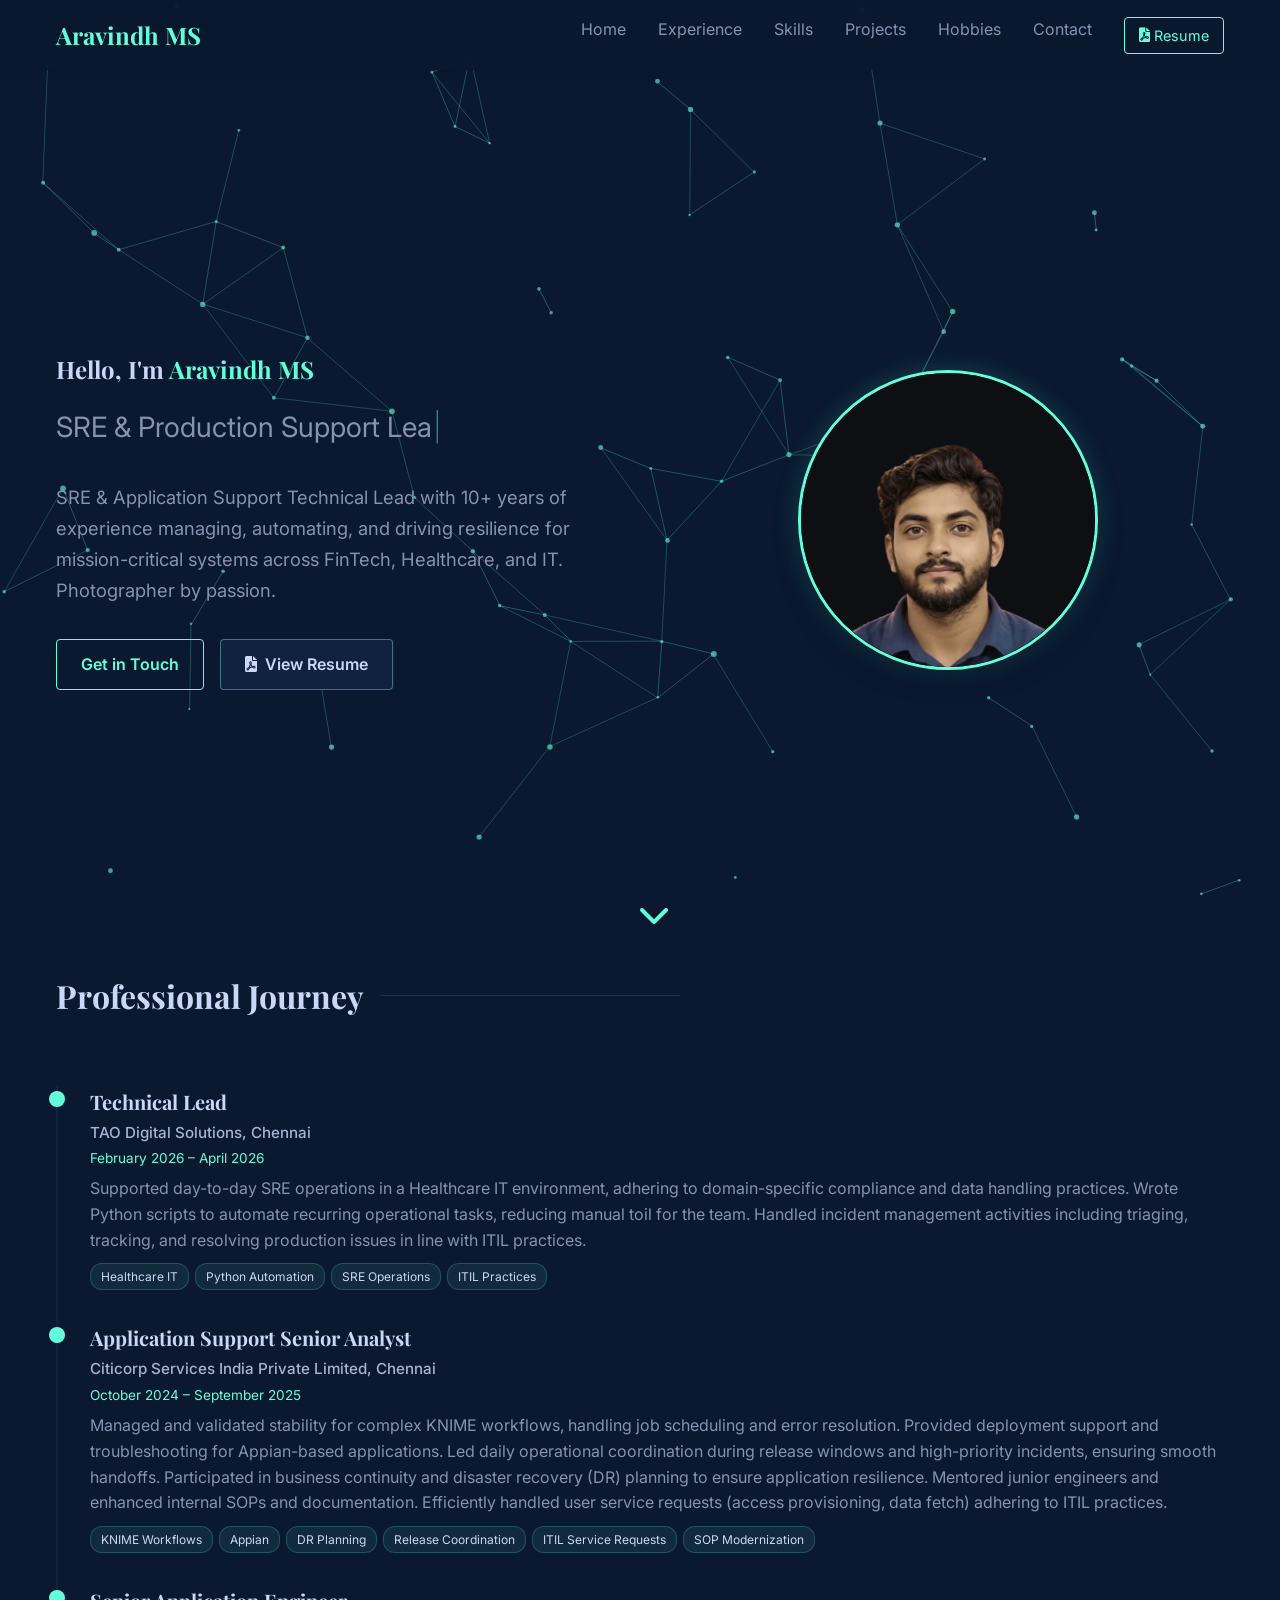
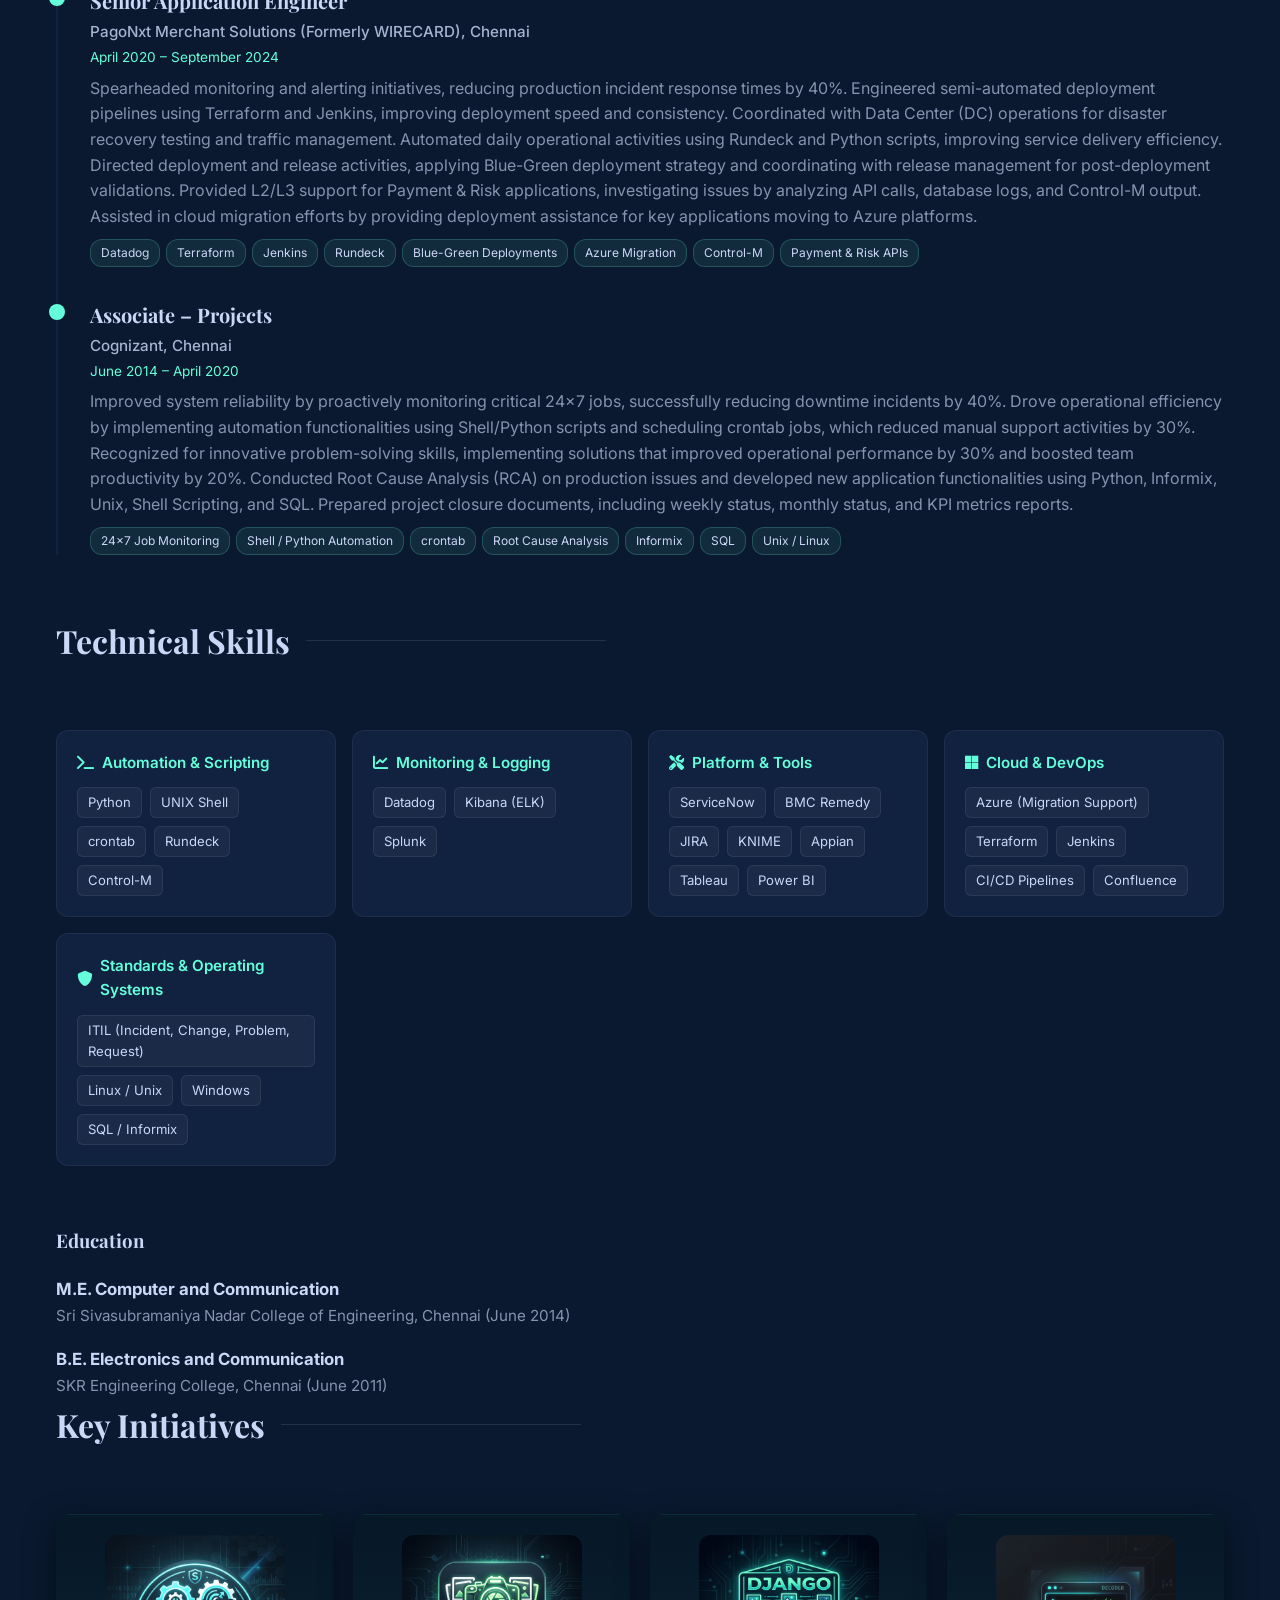
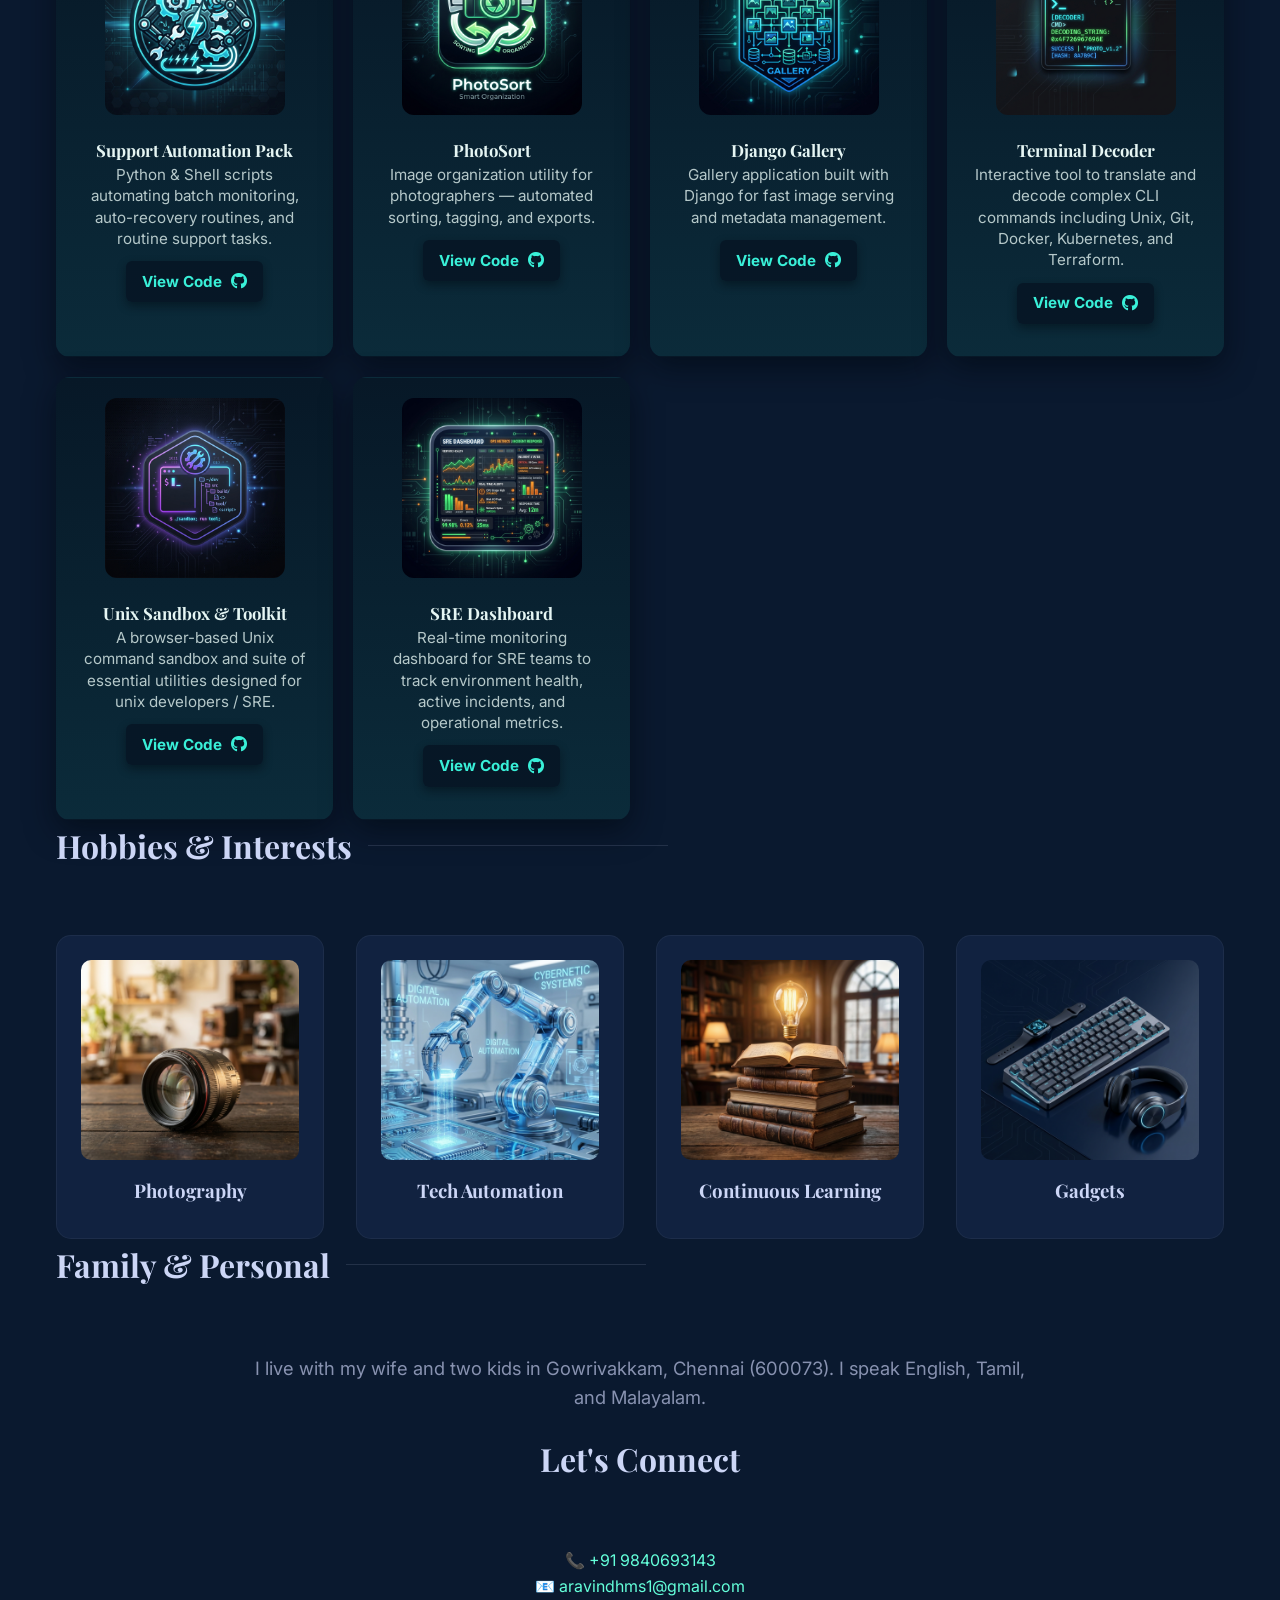
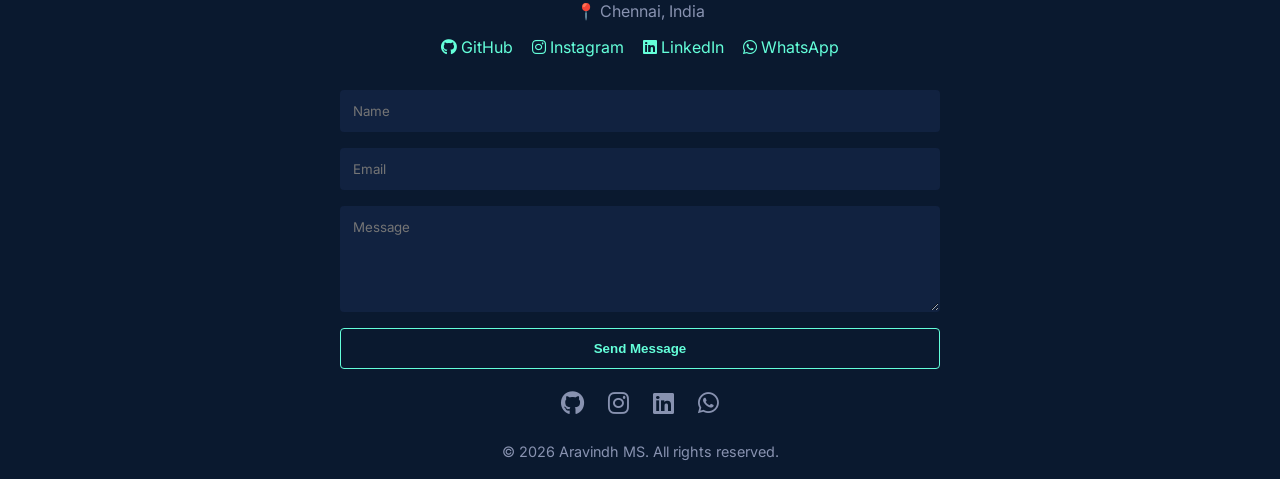
<file: index.html>
<!DOCTYPE html>
<html lang="en">

<head>
    <meta charset="UTF-8">
    <meta name="viewport" content="width=device-width, initial-scale=1.0">
    <title>Aravindh MS - SRE & Technical Lead</title>
    <meta name="description"
        content="Personal website of Aravindh MS, SRE & Technical Lead specializing in Python automation, high-availability production support, cloud reliability (Azure), and ITIL practices.">

    <meta property="og:title" content="Aravindh MS - SRE & Technical Lead">
    <meta property="og:description" content="Personal website showcasing my journey in SRE, Automation, Python, and Cloud Reliability.">
    <meta property="og:image" content="https://aravindhms.github.io/profile/assets/profile.png">
    <meta property="og:url" content="https://aravindhms.github.io/profile/">
    <meta property="og:type" content="website">
    <meta name="twitter:card" content="summary_large_image">

    <!-- Google Fonts -->
    <link rel="preconnect" href="https://fonts.googleapis.com">
    <link rel="preconnect" href="https://fonts.gstatic.com" crossorigin>
    <link
        href="https://fonts.googleapis.com/css2?family=Inter:wght@300;400;500;600;700&family=Playfair+Display:wght@700&display=swap"
        rel="stylesheet">

    <link rel="stylesheet" href="https://cdnjs.cloudflare.com/ajax/libs/font-awesome/6.0.0/css/all.min.css">
    <link rel="stylesheet" href="css/style.css">

    <link rel="icon" href="assets/profile.png" type="image/png">
</head>

<body>
    <canvas id="particles-canvas"></canvas>
    <header id="main-header">
        <nav class="container">
            <div class="logo">Aravindh MS</div>
            <ul class="nav-links">
                <li><a href="#hero">Home</a></li>
                <li><a href="#professional">Experience</a></li>
                <li><a href="#skills">Skills</a></li>
                <li><a href="#projects">Projects</a></li>
                <li><a href="#hobbies">Hobbies</a></li>
                <li><a href="#contact">Contact</a></li>
                <li>
                    <a href="assets/Aravindh_MS_Resume.pdf" target="_blank" rel="noopener" class="nav-resume-btn">
                        <i class="fas fa-file-pdf"></i> Resume
                    </a>
                </li>
            </ul>
            <button class="mobile-menu-btn" aria-label="Toggle menu">☰</button>
        </nav>
    </header>

    <main>
        <section id="hero">
            <div class="container hero-content">
                <div class="hero-grid">
                    <div class="hero-text">
                        <h1 class="animate-fade-up">Hello, I'm <span class="highlight">Aravindh MS</span></h1>
                        <p class="subtitle animate-fade-up delay-1"><span class="typing-text"></span></p>
                        <p class="bio animate-fade-up delay-2"
                            style="font-size: 1.15rem; margin-bottom: 2rem; color: var(--text-color); line-height: 1.7; max-width: 560px;">
                            SRE & Application Support Technical Lead with 10+ years of experience managing, automating, and driving resilience for mission-critical systems across FinTech, Healthcare, and IT. Photographer by passion.
                        </p>
                        <div class="hero-cta animate-fade-up delay-2" style="display: flex; gap: 1rem; align-items: center; flex-wrap: wrap;">
                            <a href="#contact" class="btn primary-btn">Get in Touch</a>
                            <a href="assets/Aravindh_MS_Resume.pdf" target="_blank" rel="noopener" class="btn secondary-btn">
                                <i class="fas fa-file-pdf" style="margin-right: 8px;"></i>View Resume
                            </a>
                        </div>
                    </div>
                    <div class="hero-image-container animate-fade-up delay-2">
                        <div class="character-wrapper">
                            <canvas id="cursor-character" class="character-canvas"></canvas>
                        </div>
                    </div>
                </div>
            </div>
            <div class="scroll-down animate-fade-up delay-2">
                <a href="#professional"><i class="fas fa-chevron-down"></i></a>
            </div>
        </section>

        <section id="professional">
            <div class="container">
                <h2 class="section-title">Professional Journey</h2>

                <div class="timeline">
                    <!-- Role 1: TAO -->
                    <div class="timeline-item">
                        <div class="timeline-header">
                            <h3>Technical Lead</h3>
                            <span class="company">TAO Digital Solutions, Chennai</span>
                            <span class="date">February 2026 – April 2026</span>
                        </div>
                        <p>Supported day-to-day SRE operations in a Healthcare IT environment, adhering to domain-specific compliance and data handling practices. Wrote Python scripts to automate recurring operational tasks, reducing manual toil for the team. Handled incident management activities including triaging, tracking, and resolving production issues in line with ITIL practices.</p>
                        <div class="role-tags">
                            <span class="tag">Healthcare IT</span>
                            <span class="tag">Python Automation</span>
                            <span class="tag">SRE Operations</span>
                            <span class="tag">ITIL Practices</span>
                        </div>
                    </div>

                    <!-- Role 2: Citi -->
                    <div class="timeline-item">
                        <div class="timeline-header">
                            <h3>Application Support Senior Analyst</h3>
                            <span class="company">Citicorp Services India Private Limited, Chennai</span>
                            <span class="date">October 2024 – September 2025</span>
                        </div>
                        <p>Managed and validated stability for complex KNIME workflows, handling job scheduling and error resolution. Provided deployment support and troubleshooting for Appian-based applications. Led daily operational coordination during release windows and high-priority incidents, ensuring smooth handoffs. Participated in business continuity and disaster recovery (DR) planning to ensure application resilience. Mentored junior engineers and enhanced internal SOPs and documentation. Efficiently handled user service requests (access provisioning, data fetch) adhering to ITIL practices.</p>
                        <div class="role-tags">
                            <span class="tag">KNIME Workflows</span>
                            <span class="tag">Appian</span>
                            <span class="tag">DR Planning</span>
                            <span class="tag">Release Coordination</span>
                            <span class="tag">ITIL Service Requests</span>
                            <span class="tag">SOP Modernization</span>
                        </div>
                    </div>

                    <!-- Role 3: PagoNxt -->
                    <div class="timeline-item">
                        <div class="timeline-header">
                            <h3>Senior Application Engineer</h3>
                            <span class="company">PagoNxt Merchant Solutions (Formerly WIRECARD), Chennai</span>
                            <span class="date">April 2020 – September 2024</span>
                        </div>
                        <p>Spearheaded monitoring and alerting initiatives, reducing production incident response times by 40%. Engineered semi-automated deployment pipelines using Terraform and Jenkins, improving deployment speed and consistency. Coordinated with Data Center (DC) operations for disaster recovery testing and traffic management. Automated daily operational activities using Rundeck and Python scripts, improving service delivery efficiency. Directed deployment and release activities, applying Blue-Green deployment strategy and coordinating with release management for post-deployment validations. Provided L2/L3 support for Payment & Risk applications, investigating issues by analyzing API calls, database logs, and Control-M output. Assisted in cloud migration efforts by providing deployment assistance for key applications moving to Azure platforms.</p>
                        <div class="role-tags">
                            <span class="tag">Datadog</span>
                            <span class="tag">Terraform</span>
                            <span class="tag">Jenkins</span>
                            <span class="tag">Rundeck</span>
                            <span class="tag">Blue-Green Deployments</span>
                            <span class="tag">Azure Migration</span>
                            <span class="tag">Control-M</span>
                            <span class="tag">Payment & Risk APIs</span>
                        </div>
                    </div>

                    <!-- Role 4: Cognizant -->
                    <div class="timeline-item">
                        <div class="timeline-header">
                            <h3>Associate – Projects</h3>
                            <span class="company">Cognizant, Chennai</span>
                            <span class="date">June 2014 – April 2020</span>
                        </div>
                        <p>Improved system reliability by proactively monitoring critical 24x7 jobs, successfully reducing downtime incidents by 40%. Drove operational efficiency by implementing automation functionalities using Shell/Python scripts and scheduling crontab jobs, which reduced manual support activities by 30%. Recognized for innovative problem-solving skills, implementing solutions that improved operational performance by 30% and boosted team productivity by 20%. Conducted Root Cause Analysis (RCA) on production issues and developed new application functionalities using Python, Informix, Unix, Shell Scripting, and SQL. Prepared project closure documents, including weekly status, monthly status, and KPI metrics reports.</p>
                        <div class="role-tags">
                            <span class="tag">24x7 Job Monitoring</span>
                            <span class="tag">Shell / Python Automation</span>
                            <span class="tag">crontab</span>
                            <span class="tag">Root Cause Analysis</span>
                            <span class="tag">Informix</span>
                            <span class="tag">SQL</span>
                            <span class="tag">Unix / Linux</span>
                        </div>
                    </div>
                </div>

                <!-- Technical Skills Section -->
                <div id="skills" style="margin-top: 60px;">
                    <h2 class="section-title">Technical Skills</h2>
                    <div class="skills-matrix">
                        <div class="skill-category-card">
                            <div class="skill-category-title">
                                <i class="fas fa-terminal"></i> Automation & Scripting
                            </div>
                            <div class="skill-pills">
                                <span class="skill-pill">Python</span>
                                <span class="skill-pill">UNIX Shell</span>
                                <span class="skill-pill">crontab</span>
                                <span class="skill-pill">Rundeck</span>
                                <span class="skill-pill">Control-M</span>
                            </div>
                        </div>

                        <div class="skill-category-card">
                            <div class="skill-category-title">
                                <i class="fas fa-chart-line"></i> Monitoring & Logging
                            </div>
                            <div class="skill-pills">
                                <span class="skill-pill">Datadog</span>
                                <span class="skill-pill">Kibana (ELK)</span>
                                <span class="skill-pill">Splunk</span>
                            </div>
                        </div>

                        <div class="skill-category-card">
                            <div class="skill-category-title">
                                <i class="fas fa-tools"></i> Platform & Tools
                            </div>
                            <div class="skill-pills">
                                <span class="skill-pill">ServiceNow</span>
                                <span class="skill-pill">BMC Remedy</span>
                                <span class="skill-pill">JIRA</span>
                                <span class="skill-pill">KNIME</span>
                                <span class="skill-pill">Appian</span>
                                <span class="skill-pill">Tableau</span>
                                <span class="skill-pill">Power BI</span>
                            </div>
                        </div>

                        <div class="skill-category-card">
                            <div class="skill-category-title">
                                <i class="fab fa-microsoft"></i> Cloud & DevOps
                            </div>
                            <div class="skill-pills">
                                <span class="skill-pill">Azure (Migration Support)</span>
                                <span class="skill-pill">Terraform</span>
                                <span class="skill-pill">Jenkins</span>
                                <span class="skill-pill">CI/CD Pipelines</span>
                                <span class="skill-pill">Confluence</span>
                            </div>
                        </div>

                        <div class="skill-category-card">
                            <div class="skill-category-title">
                                <i class="fas fa-shield-alt"></i> Standards & Operating Systems
                            </div>
                            <div class="skill-pills">
                                <span class="skill-pill">ITIL (Incident, Change, Problem, Request)</span>
                                <span class="skill-pill">Linux / Unix</span>
                                <span class="skill-pill">Windows</span>
                                <span class="skill-pill">SQL / Informix</span>
                            </div>
                        </div>
                    </div>
                </div>

                <!-- Education -->
                <div class="education-container" style="margin-top: 60px;">
                    <h3 style="margin-bottom: 20px; color: var(--heading-color);">Education</h3>
                    <ul style="list-style: none; padding-left: 0;">
                        <li style="margin-bottom: 18px;">
                            <strong style="color: var(--heading-color); font-size: 1.05rem;">M.E. Computer and Communication</strong><br>
                            <span style="color: var(--text-color); font-size: 0.95rem;">Sri Sivasubramaniya Nadar College of Engineering, Chennai (June 2014)</span>
                        </li>
                        <li>
                            <strong style="color: var(--heading-color); font-size: 1.05rem;">B.E. Electronics and Communication</strong><br>
                            <span style="color: var(--text-color); font-size: 0.95rem;">SKR Engineering College, Chennai (June 2011)</span>
                        </li>
                    </ul>
                </div>
            </div>
        </section>

        <section id="projects">
            <div class="container">
                <h2 class="section-title">Key Initiatives</h2>
                <div class="projects-grid">
                    <article class="project-card">
                        <div class="project-image">
                            <img src="assets/support_automation_icon.png" alt="Support Automation" loading="lazy">
                        </div>
                        <div class="project-info">
                            <h3>Support Automation Pack</h3>
                            <p>Python & Shell scripts automating batch monitoring, auto-recovery routines, and routine support tasks.</p>
                            <p class="project-links">
                                <a class="code-btn" href="https://github.com/aravindhms/prod-support-automation-pack"
                                    target="_blank" rel="noopener" aria-label="View code for Support Automation">
                                    View Code <i class="fab fa-github" aria-hidden="true"></i>
                                </a>
                            </p>
                        </div>
                    </article>

                    <article class="project-card">
                        <div class="project-image">
                            <img src="assets/photosort_icon.png" alt="Photo Sort" loading="lazy">
                        </div>
                        <div class="project-info">
                            <h3>PhotoSort</h3>
                            <p>Image organization utility for photographers — automated sorting, tagging, and exports.</p>
                            <p class="project-links">
                                <a class="code-btn" href="https://github.com/aravindhms/PhotoSort" target="_blank"
                                    rel="noopener" aria-label="View code for PhotoSort">
                                    View Code <i class="fab fa-github" aria-hidden="true"></i>
                                </a>
                            </p>
                        </div>
                    </article>

                    <article class="project-card">
                        <div class="project-image">
                            <img src="assets/django_gallery_icon.png" alt="Django Gallery" loading="lazy">
                        </div>
                        <div class="project-info">
                            <h3>Django Gallery</h3>
                            <p>Gallery application built with Django for fast image serving and metadata management.</p>
                            <p class="project-links">
                                <a class="code-btn" href="https://github.com/aravindhms/djangogallery" target="_blank"
                                    rel="noopener" aria-label="View code for Django Gallery">
                                    View Code <i class="fab fa-github" aria-hidden="true"></i>
                                </a>
                            </p>
                        </div>
                    </article>

                    <article class="project-card">
                        <div class="project-image">
                            <img src="assets/terminal_decoder_icon.png" alt="Terminal Decoder" loading="lazy">
                        </div>
                        <div class="project-info">
                            <h3>Terminal Decoder</h3>
                            <p>Interactive tool to translate and decode complex CLI commands including Unix, Git, Docker, Kubernetes, and Terraform.</p>
                            <p class="project-links">
                                <a class="code-btn" href="https://github.com/aravindhms/terminaldecoder" target="_blank" rel="noopener" aria-label="View code for Terminal Decoder">
                                    View Code <i class="fab fa-github" aria-hidden="true"></i>
                                </a>
                            </p>
                        </div>
                    </article>

                    <article class="project-card">
                        <div class="project-image">
                            <img src="assets/unix_utils_icon.png" alt="Unix Sandbox & Toolkit" loading="lazy">
                        </div>
                        <div class="project-info">
                            <h3>Unix Sandbox & Toolkit</h3>
                            <p>A browser-based Unix command sandbox and suite of essential utilities designed for unix developers / SRE.</p>
                            <p class="project-links">
                                <a class="code-btn" href="https://github.com/aravindhms/unixutils" target="_blank" rel="noopener" aria-label="View code for Unix Sandbox & Toolkit">
                                    View Code <i class="fab fa-github" aria-hidden="true"></i>
                                </a>
                            </p>
                        </div>
                    </article>

                    <article class="project-card">
                        <div class="project-image">
                            <img src="assets/sre_dashboard_icon.png" alt="SRE Dashboard" loading="lazy">
                        </div>
                        <div class="project-info">
                            <h3>SRE Dashboard</h3>
                            <p>Real-time monitoring dashboard for SRE teams to track environment health, active incidents, and operational metrics.</p>
                            <p class="project-links">
                                <a class="code-btn" href="https://github.com/aravindhms/sd-dashboard" target="_blank" rel="noopener" aria-label="View code for SRE Dashboard">
                                    View Code <i class="fab fa-github" aria-hidden="true"></i>
                                </a>
                            </p>
                        </div>
                    </article>
                </div>
            </div>
        </section>

        <section id="hobbies">
            <div class="container">
                <h2 class="section-title">Hobbies & Interests</h2>
                <div class="hobbies-grid">
                    <a href="https://www.instagram.com/aravindhms/" target="_blank" rel="noopener" class="hobby-card">
                        <img src="assets/hobby_photography.png" alt="Photography" class="hobby-image">
                        <h3>Photography</h3>
                    </a>
                    <a href="https://github.com/aravindhms" target="_blank" rel="noopener" class="hobby-card">
                        <img src="assets/hobby_automation.png" alt="Tech Automation" class="hobby-image">
                        <h3>Tech Automation</h3>
                    </a>
                    <a href="https://www.credly.com/users/aravindh-ms/" target="_blank" rel="noopener" class="hobby-card">
                        <img src="assets/hobby_learning.png" alt="Continuous Learning" class="hobby-image">
                        <h3>Continuous Learning</h3>
                    </a>
                    <a href="https://www.amazon.in/hz/wishlist/ls/3LGNZ8PGMZCU2?ref_=wl_share" target="_blank" rel="noopener"
                        class="hobby-card">
                        <img src="assets/hobby_gadgets.png" alt="Gadgets" class="hobby-image">
                        <h3>Gadgets</h3>
                    </a>
                </div>
            </div>
        </section>

        <section id="family">
            <div class="container">
                <h2 class="section-title">Family & Personal</h2>
                <div class="family-content">
                    <p class="text-center"
                        style="font-size: 1.15rem; margin-bottom: 20px; max-width: 800px; margin-left: auto; margin-right: auto;">
                        I live with my wife and two kids in Gowrivakkam, Chennai (600073). I speak English, Tamil, and Malayalam.
                    </p>
                </div>
            </div>
        </section>

        <section id="contact">
            <div class="container">
                <h2 class="section-title">Let's Connect</h2>

                <div style="margin-bottom: 30px; color: var(--text-color);">
                    <p>📞 <a href="tel:+919840693143" class="text-btn">+91 9840693143</a></p>
                    <p>📧 <a href="mailto:aravindhms1@gmail.com" class="text-btn">aravindhms1@gmail.com</a></p>
                    <p>📍 Chennai, India</p>
                    <p style="margin-top: 10px;">
                        <a href="https://github.com/aravindhms" target="_blank" rel="noopener" class="text-btn"
                            style="margin-right: 15px;"><i class="fab fa-github"></i> GitHub</a>
                        <a href="https://www.instagram.com/aravindhms/" target="_blank" rel="noopener" class="text-btn"
                            style="margin-right: 15px;"><i class="fab fa-instagram"></i> Instagram</a>
                        <a href="https://www.linkedin.com/in/aravindhms" target="_blank" rel="noopener" class="text-btn"
                            style="margin-right: 15px;"><i class="fab fa-linkedin"></i> LinkedIn</a>
                        <a href="https://wa.me/919840693143" target="_blank" rel="noopener" class="text-btn"><i
                                class="fab fa-whatsapp"></i> WhatsApp</a>
                    </p>
                </div>
                <form class="contact-form" action="https://formspree.io/f/mwpzzlap" method="POST">
                    <input type="text" name="name" placeholder="Name" required>
                    <input type="email" name="email" placeholder="Email" required>
                    <textarea name="message" placeholder="Message" rows="5" required></textarea>
                    <button type="submit" class="btn primary-btn">Send Message</button>
                </form>
            </div>
        </section>
    </main>

    <footer>
        <div class="container">
            <div class="social-links" style="margin-bottom: 1rem;">
                <a href="https://github.com/aravindhms" target="_blank" rel="noopener"
                    style="margin: 0 10px; font-size: 1.5rem; text-decoration: none; color: var(--text-color); transition: color 0.3s;"><i
                        class="fab fa-github"></i></a>
                <a href="https://www.instagram.com/aravindhms/" target="_blank" rel="noopener"
                    style="margin: 0 10px; font-size: 1.5rem; text-decoration: none; color: var(--text-color); transition: color 0.3s;"><i
                        class="fab fa-instagram"></i></a>
                <a href="https://www.linkedin.com/in/aravindhms" target="_blank" rel="noopener"
                    style="margin: 0 10px; font-size: 1.5rem; text-decoration: none; color: var(--text-color); transition: color 0.3s;"><i
                        class="fab fa-linkedin"></i></a>
                <a href="https://wa.me/919840693143" target="_blank" rel="noopener"
                    style="margin: 0 10px; font-size: 1.5rem; text-decoration: none; color: var(--text-color); transition: color 0.3s;"><i
                        class="fab fa-whatsapp"></i></a>
            </div>
            <p>&copy; 2026 Aravindh MS. All rights reserved.</p>
        </div>
    </footer>

    <button id="back-to-top" aria-label="Back to Top"><i class="fas fa-arrow-up"></i></button>
    <script src="js/script.js"></script>
    <script src="js/character.js"></script>
</body>

</html>
</file>
<file: css/style.css>
:root {
    /* Colors */
    --bg-color: #0a192f;
    --text-color: #8892b0;
    --heading-color: #ccd6f6;
    --accent-color: #64ffda;
    --secondary-bg: #112240;
    --card-bg: #112240;

    /* Typography */
    --font-sans: 'Inter', sans-serif;
    --font-serif: 'Playfair Display', serif;

    /* Spacing */
    --spacing-sm: 8px;
    --spacing-md: 16px;
    --spacing-lg: 32px;
    --spacing-xl: 64px;

    /* Transitions */
    --transition: all 0.3s ease-in-out;
}

* {
    margin: 0;
    padding: 0;
    box-sizing: border-box;
}

body {
    background-color: var(--bg-color);
    color: var(--text-color);
    font-family: var(--font-sans);
    line-height: 1.6;
}

h1,
h2,
h3,
h4,
h5,
h6 {
    color: var(--heading-color);
    font-family: var(--font-serif);
    margin-bottom: var(--spacing-md);
}

a {
    text-decoration: none;
    color: inherit;
    transition: var(--transition);
}

ul {
    list-style: none;
}

.container {
    max-width: 1200px;
    margin: 0 auto;
    padding: 0 var(--spacing-md);
}

.btn {
    display: inline-block;
    padding: 12px 24px;
    border-radius: 4px;
    font-weight: 600;
    cursor: pointer;
    border: 1px solid transparent;
    transition: var(--transition);
}

.primary-btn {
    background-color: transparent;
    border-color: var(--accent-color);
    color: var(--accent-color);
}

.primary-btn:hover {
    background-color: rgba(100, 255, 218, 0.1);
}

.secondary-btn {
    background-color: var(--secondary-bg);
    border-color: rgba(100, 255, 218, 0.4);
    color: var(--heading-color);
}

.secondary-btn:hover {
    border-color: var(--accent-color);
    color: var(--accent-color);
    background-color: rgba(17, 34, 64, 0.95);
}

.text-btn {
    color: var(--accent-color);
    padding: 0;
}

.text-btn:hover {
    text-decoration: underline;
}

/* Header */
#main-header {
    position: sticky;
    top: 0;
    background-color: rgba(10, 25, 47, 0.9);
    backdrop-filter: blur(10px);
    z-index: 1000;
    padding: var(--spacing-md) 0;
    box-shadow: 0 2px 10px rgba(0, 0, 0, 0.1);
}

#main-header nav {
    display: flex;
    justify-content: space-between;
    align-items: center;
}

.logo {
    font-family: var(--font-serif);
    font-size: 1.5rem;
    color: var(--accent-color);
    font-weight: bold;
}

.nav-links {
    display: flex;
    gap: var(--spacing-lg);
}

.nav-links a:hover {
    color: var(--accent-color);
}

.nav-resume-btn {
    padding: 6px 14px;
    border: 1px solid var(--accent-color);
    border-radius: 4px;
    color: var(--accent-color) !important;
    font-size: 0.9rem;
    transition: var(--transition);
    display: inline-flex;
    align-items: center;
    gap: 4px;
}

.nav-resume-btn:hover {
    background-color: rgba(100, 255, 218, 0.1);
    transform: translateY(-1px);
}

.mobile-menu-btn {
    display: none;
    background: none;
    border: none;
    color: var(--heading-color);
    font-size: 1.5rem;
    cursor: pointer;
    z-index: 1001;
}

/* Hero Section */
#hero {
    min-height: 100vh;
    display: flex;
    align-items: center;
    padding-top: 0;
    position: relative;
    overflow: hidden;
}

/* Particles canvas covers entire viewport, sits behind content and doesn't block interactions */
#particles-canvas {
    position: fixed;
    inset: 0;                 /* top:0; right:0; bottom:0; left:0 */
    width: 100%;
    height: 100%;
    z-index: -1;
    pointer-events: none;     /* allow clicks through canvas */
    display: block;
    background: transparent;
}

.hero-content {
    position: relative;
    z-index: 1;
    width: 100%;
}

.hero-grid {
    display: grid;
    grid-template-columns: 1fr 1fr;
    gap: var(--spacing-xl);
    align-items: center;
}

.highlight {
    color: var(--accent-color);
}

.subtitle {
    font-size: clamp(20px, 4vw, 28px);
    margin-bottom: var(--spacing-lg);
    color: var(--text-color);
}

/* Typing Animation */
.typing-container {
    display: inline-block;
}

.typing-text {
    display: inline-block;
    vertical-align: bottom;
    position: relative;
}

.typing-text::after {
    content: "|";
    display: inline-block;
    color: var(--accent-color);
    animation: blink-caret 0.75s step-end infinite;
    margin-left: 2px;
    font-weight: 100;
}

@keyframes blink-caret {

    from,
    to {
        opacity: 0;
    }

    50% {
        opacity: 1;
    }
}

/* Scroll Down Indicator */
.scroll-down {
    position: absolute;
    bottom: 30px;
    left: 50%;
    transform: translateX(-50%);
    font-size: 2rem;
    color: var(--accent-color);
    animation: bounce 2s infinite;
    z-index: 1;
}

@keyframes bounce {

    0%,
    20%,
    50%,
    80%,
    100% {
        transform: translateY(0) translateX(-50%);
    }

    40% {
        transform: translateY(-10px) translateX(-50%);
    }

    60% {
        transform: translateY(-5px) translateX(-50%);
    }
}

/* Placeholders */
.placeholder-image {
    background-color: var(--secondary-bg);
    border: 2px dashed var(--text-color);
    border-radius: 8px;
    display: flex;
    align-items: center;
    justify-content: center;
    color: var(--text-color);
    font-weight: bold;
    transition: var(--transition);
}

.profile-placeholder {
    width: 300px;
    height: 300px;
    border-radius: 50%;
    margin: 0 auto;
}

.profile-photo {
    width: 300px;
    height: 300px;
    border-radius: 50%;
    object-fit: cover;
    object-position: center top;
    /* Focus on face */
    border: 3px solid var(--accent-color);
    box-shadow: 0 10px 30px -10px rgba(2, 12, 27, 0.7);
    display: block;
    margin: 0 auto;
    animation: float 4s ease-in-out infinite;
}

/* Cursor Tracking Character */
.character-wrapper {
    position: relative;
    width: 300px;
    height: 300px;
    margin: 0 auto;
    display: flex;
    align-items: center;
    justify-content: center;
}

.character-canvas {
    width: 300px;
    height: 300px;
    border-radius: 50%;
    border: 3px solid var(--accent-color);
    box-shadow: 0 10px 30px -10px rgba(2, 12, 27, 0.7), 0 0 25px rgba(100, 255, 218, 0.2);
    display: block;
    background-color: #0e0f13;
    animation: float 4s ease-in-out infinite;
    cursor: default;
    transition: box-shadow 0.3s ease, border-color 0.3s ease;
}

.character-canvas:hover {
    box-shadow: 0 15px 35px -10px rgba(2, 12, 27, 0.8), 0 0 30px rgba(100, 255, 218, 0.35);
}

.section-title {
    font-size: 2rem;
    margin-bottom: var(--spacing-xl);
    position: relative;
    display: flex;
    align-items: center;
}

.section-title::after {
    content: "";
    display: block;
    width: 300px;
    height: 1px;
    background-color: var(--text-color);
    margin-left: var(--spacing-md);
    opacity: 0.2;
}

/* Professional Timeline */
.timeline {
    border-left: 2px solid var(--secondary-bg);
    padding-left: var(--spacing-lg);
}

.timeline-header {
    margin-bottom: 6px;
}

.timeline-header h3 {
    margin-bottom: 3px;
    font-size: 1.25rem;
    color: var(--heading-color);
}

.timeline-header .company {
    display: block;
    color: #a8b2d1;
    font-weight: 500;
    font-size: 0.95rem;
}

.timeline-header .date {
    display: inline-block;
    color: var(--accent-color);
    font-size: 0.85rem;
    font-family: var(--font-sans);
    margin-top: 2px;
}

.role-tags {
    display: flex;
    flex-wrap: wrap;
    gap: 6px;
    margin-top: 10px;
}

.role-tags .tag {
    background-color: rgba(100, 255, 218, 0.08);
    border: 1px solid rgba(100, 255, 218, 0.2);
    color: var(--heading-color);
    font-size: 0.75rem;
    padding: 3px 10px;
    border-radius: 12px;
    font-family: var(--font-sans);
}

.timeline-item {
    margin-bottom: var(--spacing-lg);
    position: relative;
}

.timeline-item::before {
    content: "";
    position: absolute;
    left: calc(-1 * var(--spacing-lg) - 9px);
    top: 5px;
    width: 16px;
    height: 16px;
    border-radius: 50%;
    background-color: var(--accent-color);
}

/* Projects grid & cards */
.projects-grid {
    display: grid;
    grid-template-columns: repeat(auto-fit, minmax(260px, 1fr));
    gap: 1.25rem;
    align-items: stretch;
}

/* Card look: base (no neon stroke) */
.project-card {
    background: linear-gradient(180deg, #071827 0%, #0b2b3a 100%);
    border-radius: 14px;
    padding: 1.25rem;
    display: flex;
    flex-direction: column;
    align-items: center;
    text-align: center;
    gap: 1rem;
    max-width: 320px;
    margin: 0 auto;
    height: 100%;

    /* faster transition for stroke appearance */
    border: 1px solid transparent;
    box-shadow: 0 10px 30px rgba(2,8,16,0.6);
    transition: transform 110ms ease, box-shadow 110ms ease, border-color 110ms ease;
}

/* Card hover: show neon outer stroke + inner edge */
.project-card:hover,
.project-card:focus-within {
    transform: translateY(-6px);
    border-color: rgba(34,243,210,0.08);
    box-shadow:
        0 0 0 2px rgba(34,243,210,0.12),
        inset 0 0 0 1px rgba(34,243,210,0.9),
        0 14px 36px rgba(2,8,16,0.68);
    transition: transform 110ms ease, box-shadow 110ms ease, border-color 110ms ease;
}

/* Remove white inset around project image */
/* Image zoom on hover */
.project-image {
    overflow: hidden;        /* prevent scaled image from overflowing */
    border-radius: 12px;
}

.project-image img {
    display: block;
    width: 100%;
    height: 180px;
    object-fit: cover;
    transition: transform 350ms cubic-bezier(.2,.9,.2,1), filter 350ms;
    will-change: transform;
    transform-origin: center center;
}

/* Small zoom when card is hovered or focused */
.project-card:hover .project-image img,
.project-card:focus-within .project-image img {
    transform: scale(1.06);
}

/* Info wrapper for flexing content */
.project-info {
    flex: 1;
    display: flex;
    flex-direction: column;
}

/* Title styling — centered and slightly larger */
.project-info h3 {
    margin: 0.4rem 0 0;
    font-family: "Playfair Display", serif;
    font-weight: 700;
    font-size: 1.05rem;
    color: #e6f6f4;
}

/* Description: lighter, comfortable line-height */
.project-info p {
    margin: 0 0 0.75rem; /* add bottom gap under text */
    color: rgba(230,246,244,0.78);
    font-size: 0.95rem;
    line-height: 1.4;
    padding: 0 0.25rem;
}

/* Center the project button */
.project-links {
    margin-top: auto;
    display: flex;
    justify-content: center; /* center button horizontally */
    width: 100%;             /* ensure full-width container for proper centering */
    gap: 0.5rem;
    align-items: center;
    flex-wrap: wrap;
    padding-top: 1.5rem;
}

/* Hobbies */
.hobbies-grid {
    display: grid;
    grid-template-columns: repeat(auto-fill, minmax(250px, 1fr));
    gap: var(--spacing-lg);
    justify-content: center;
}

.hobby-card {
    background: var(--card-bg);
    padding: 1.5rem;
    border-radius: 15px;
    text-align: center;
    transition: transform 0.3s ease, box-shadow 0.3s ease;
    border: 1px solid rgba(255, 255, 255, 0.05);
    display: block;
    /* Ensure anchor tag behaves like a block */
    text-decoration: none;
    /* Remove underline from links */
    color: inherit;
    /* Inherit text color */
}

.hobby-card:hover {
    transform: translateY(-5px);
    box-shadow: 0 10px 30px rgba(0, 0, 0, 0.2);
    border-color: var(--accent-color);
}

.hobby-image {
    width: 100%;
    height: 200px;
    object-fit: cover;
    border-radius: 10px;
    margin-bottom: 1rem;
    transition: transform 0.3s ease;
    display: block;
}

.hobby-card:hover .hobby-image {
    transform: scale(1.05);
}

.hobby-card h3 {
    color: var(--heading-color);
    margin-bottom: 0.5rem;
}

.skill-icon {
    color: var(--accent-color);
    margin-right: 8px;
    font-size: 1.1rem;
}

.hobby-item {
    background: var(--card-bg);
    padding: 10px 15px;
    border-radius: 5px;
    display: flex;
    align-items: center;
    justify-content: center;
    border: 1px solid rgba(255, 255, 255, 0.05);
}

/* Skills Matrix */
.skills-matrix {
    display: grid;
    grid-template-columns: repeat(auto-fit, minmax(260px, 1fr));
    gap: var(--spacing-md);
    margin-top: 1.5rem;
}

.skill-category-card {
    background: var(--card-bg);
    border: 1px solid rgba(255, 255, 255, 0.06);
    border-radius: 12px;
    padding: 1.25rem;
    transition: var(--transition);
}

.skill-category-card:hover {
    border-color: rgba(100, 255, 218, 0.3);
    transform: translateY(-3px);
    box-shadow: 0 8px 24px rgba(2, 12, 27, 0.4);
}

.skill-category-title {
    color: var(--accent-color);
    font-size: 0.95rem;
    font-weight: 600;
    margin-bottom: 12px;
    display: flex;
    align-items: center;
    gap: 8px;
    font-family: var(--font-sans);
}

.skill-pills {
    display: flex;
    flex-wrap: wrap;
    gap: 8px;
}

.skill-pill {
    background: rgba(255, 255, 255, 0.04);
    border: 1px solid rgba(255, 255, 255, 0.08);
    color: var(--heading-color);
    padding: 4px 10px;
    border-radius: 6px;
    font-size: 0.82rem;
    font-family: var(--font-sans);
    transition: var(--transition);
}

.skill-pill:hover {
    border-color: var(--accent-color);
    color: var(--accent-color);
    background: rgba(100, 255, 218, 0.06);
}

/* Family */
.family-content {
    text-align: center;
}

.family-placeholder {
    width: 100%;
    max-width: 600px;
    height: 400px;
    margin: 0 auto;
}

/* Contact Form */
.contact-form {
    max-width: 600px;
    display: flex;
    flex-direction: column;
    gap: var(--spacing-md);
    margin: 0 auto;
    /* Centering fix */
}

.contact-form input,
.contact-form textarea {
    padding: 12px;
    background-color: var(--secondary-bg);
    border: 1px solid transparent;
    border-radius: 4px;
    color: var(--heading-color);
    font-family: var(--font-sans);
}

.contact-form input:focus,
.contact-form textarea:focus {
    outline: none;
    border-color: var(--accent-color);
}

#contact .container {
    text-align: center;
    /* Center contact info */
}

#contact .section-title {
    justify-content: center;
    /* Center title */
}

#contact .section-title::after {
    display: none;
    /* Remove line for centered title */
}

/* Exact visible "View Code" button style (matches attached image) */
.code-btn {
    display: inline-flex;
    align-items: center;
    gap: 0.6rem;
    padding: 0.56rem 0.92rem;
    border-radius: 6px;
    font-weight: 700;
    font-size: 0.95rem;
    text-decoration: none;
    color: #39f0d8;                         /* teal text */
    background: rgba(6, 20, 36, 0.85);      /* dark, slightly translucent to match page */
    border: 1px solid transparent; /* no visible stroke by default */
    box-shadow: 0 4px 10px rgba(2,8,16,0.45);
    -webkit-font-smoothing: antialiased;
    transition: transform 120ms ease, box-shadow 140ms ease, border-color 140ms ease;
}

/* icon color and sizing */
.code-btn i {
    color: #39f0d8;
    font-size: 1.05rem;
    line-height: 1;
}

/* hover/focus: tiny lift, keep the neon inner stroke visible */
.code-btn:hover,
.code-btn:focus {
    transform: translateY(-2px);
    border-color: rgba(57,240,216,0.22);
    box-shadow:
        inset 0 0 0 1px rgba(57,240,216,0.95), /* bright inner cyan stroke */
        0 8px 20px rgba(2,8,16,0.55);
    outline: none;
}

/* pressed state */
.code-btn:active {
    transform: translateY(0);
    box-shadow:
        inset 0 0 0 1px rgba(57,240,216,0.9),
        0 4px 12px rgba(2,8,16,0.45);
}

/* Footer */
footer {
    padding: var(--spacing-md) 0;
    text-align: center;
    font-size: 0.9rem;
}

/* Animations */
.animate-fade-up {
    opacity: 0;
    transform: translateY(20px);
    animation: fadeUp 0.8s forwards;
}

.delay-1 {
    animation-delay: 0.1s;
}

.delay-2 {
    animation-delay: 0.2s;
}

@keyframes fadeUp {
    to {
        opacity: 1;
        transform: translateY(0);
    }
}

/* Responsive */
@media (max-width: 768px) {
    .nav-links {
        position: fixed;
        top: 0;
        right: 0;
        height: 100vh;
        width: 70%;
        max-width: 300px;
        background-color: var(--secondary-bg);
        flex-direction: column;
        align-items: center;
        justify-content: center;
        transform: translateX(100%);
        transition: transform 0.3s ease-in-out;
        box-shadow: -5px 0 15px rgba(0, 0, 0, 0.5);
        z-index: 1000;
        display: flex;
        /* Override display: none */
    }

    .nav-links.active {
        transform: translateX(0);
    }

    .nav-links li {
        margin: 20px 0;
        opacity: 0;
    }

    .nav-links.active li {
        animation: fadeInRight 0.5s ease forwards;
        animation-delay: 0.3s;
    }

    @keyframes fadeInRight {
        0% {
            opacity: 0;
            transform: translateX(50px);
        }

        100% {
            opacity: 1;
            transform: translateX(0);
        }
    }

    .mobile-menu-btn {
        display: block;
    }

    .section-title::after {
        width: 100px;
    }

    .hero-grid {
        grid-template-columns: 1fr;
        text-align: center;
    }

    .profile-placeholder {
        width: 200px;
        height: 200px;
        margin-top: var(--spacing-lg);
    }

    .character-wrapper, .character-canvas {
        width: 200px;
        height: 200px;
    }

    .hero-cta {
        justify-content: center;
    }
}

/* Scroll Animations */
.scroll-hidden {
    opacity: 0;
    transition: all 1s ease-out;
}

.fade-up.scroll-hidden {
    transform: translateY(30px);
}

.slide-in-left.scroll-hidden {
    transform: translateX(-50px);
}

.slide-in-right.scroll-hidden {
    transform: translateX(50px);
}

.pop-in.scroll-hidden {
    transform: scale(0.8);
}

.scroll-visible {
    opacity: 1;
    transform: translateY(0) translateX(0) scale(1) !important;
}

/* Staggered Delays */
.delay-100 {
    transition-delay: 100ms;
}

.delay-200 {
    transition-delay: 200ms;
}

.delay-300 {
    transition-delay: 300ms;
}

.delay-400 {
    transition-delay: 400ms;
}

/* Floating Animation */
@keyframes float {
    0% {
        transform: translateY(0px);
    }

    50% {
        transform: translateY(-15px);
    }

    100% {
        transform: translateY(0px);
    }
}

.floating {
    animation: float 4s ease-in-out infinite;
}

/* Back to Top Button */
#back-to-top {
    position: fixed;
    bottom: 30px;
    right: 30px;
    background-color: var(--accent-color);
    color: var(--bg-color);
    border: none;
    border-radius: 50%;
    width: 50px;
    height: 50px;
    font-size: 1.2rem;
    cursor: pointer;
    display: none;
    /* Hidden by default */
    align-items: center;
    justify-content: center;
    transition: var(--transition);
    z-index: 1000;
    box-shadow: 0 4px 10px rgba(0, 0, 0, 0.3);
}

#back-to-top:hover {
    transform: translateY(-5px);
    box-shadow: 0 6px 15px rgba(0, 0, 0, 0.4);
}

#back-to-top.visible {
    display: flex;
    animation: fadeIn 0.3s ease-in-out;
}

@keyframes fadeIn {
    from {
        opacity: 0;
        transform: translateY(20px);
    }

    to {
        opacity: 1;
        transform: translateY(0);
    }
}
</file>
